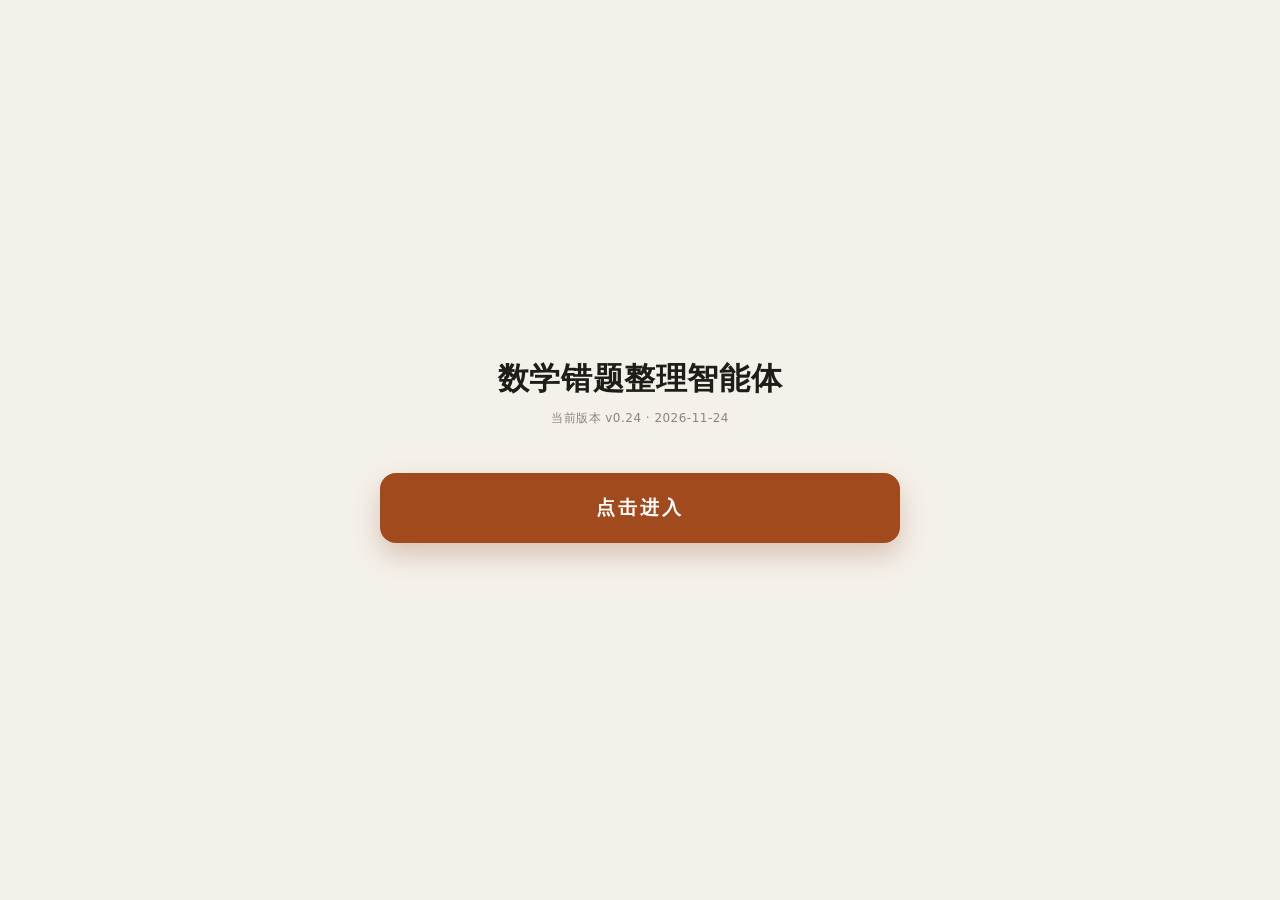
<file: index.html>
<!DOCTYPE html>
<html lang="zh-CN">
<head>
<meta charset="UTF-8">
<meta name="viewport" content="width=device-width, initial-scale=1">
<title>数学错题整理智能体</title>
<style>
  :root{--paper:#f4f1ea;--card:#fffdf8;--ink:#1f1d1a;--ink-2:#544e45;--ink-3:#8d8578;
    --line:#e4ddcf;--line-2:#d8cfbd;--accent:#a04a1e;--accent-2:#7c3a18}
  *{box-sizing:border-box}
  html,body{height:100%}
  body{margin:0;background:var(--paper);color:var(--ink);
    font-family:system-ui,-apple-system,"Segoe UI","PingFang SC","Microsoft YaHei",sans-serif;
    display:flex;align-items:center;justify-content:center;padding:28px}
  .wrap{width:100%;max-width:520px;text-align:center}
  h1{font-size:31px;margin:0 0 10px;letter-spacing:.02em}
  .ver{font-size:12px;color:var(--ink-3);letter-spacing:.04em;margin-bottom:46px}
  a.enter{display:block;text-decoration:none;color:#fff;background:var(--accent);
    border-radius:16px;padding:22px 0;font-size:19px;font-weight:600;letter-spacing:.16em;
    box-shadow:0 12px 26px rgba(143,63,24,.26);transition:transform .12s ease, box-shadow .12s ease}
  a.enter:active{transform:scale(.985);box-shadow:0 7px 16px rgba(143,63,24,.3)}
  @media (max-width:560px){
    h1{font-size:26px}
    .ver{margin-bottom:38px}
    a.enter{padding:20px 0;font-size:18px}
  }
</style>
</head>
<body>
  <div class="wrap">
    <h1>数学错题整理智能体</h1>
    <div class="ver">当前版本 v0.24 · 2026-11-24</div>
    <a class="enter" href="app/index.html">点击进入</a>
  </div>
</body>
</html>
</file>
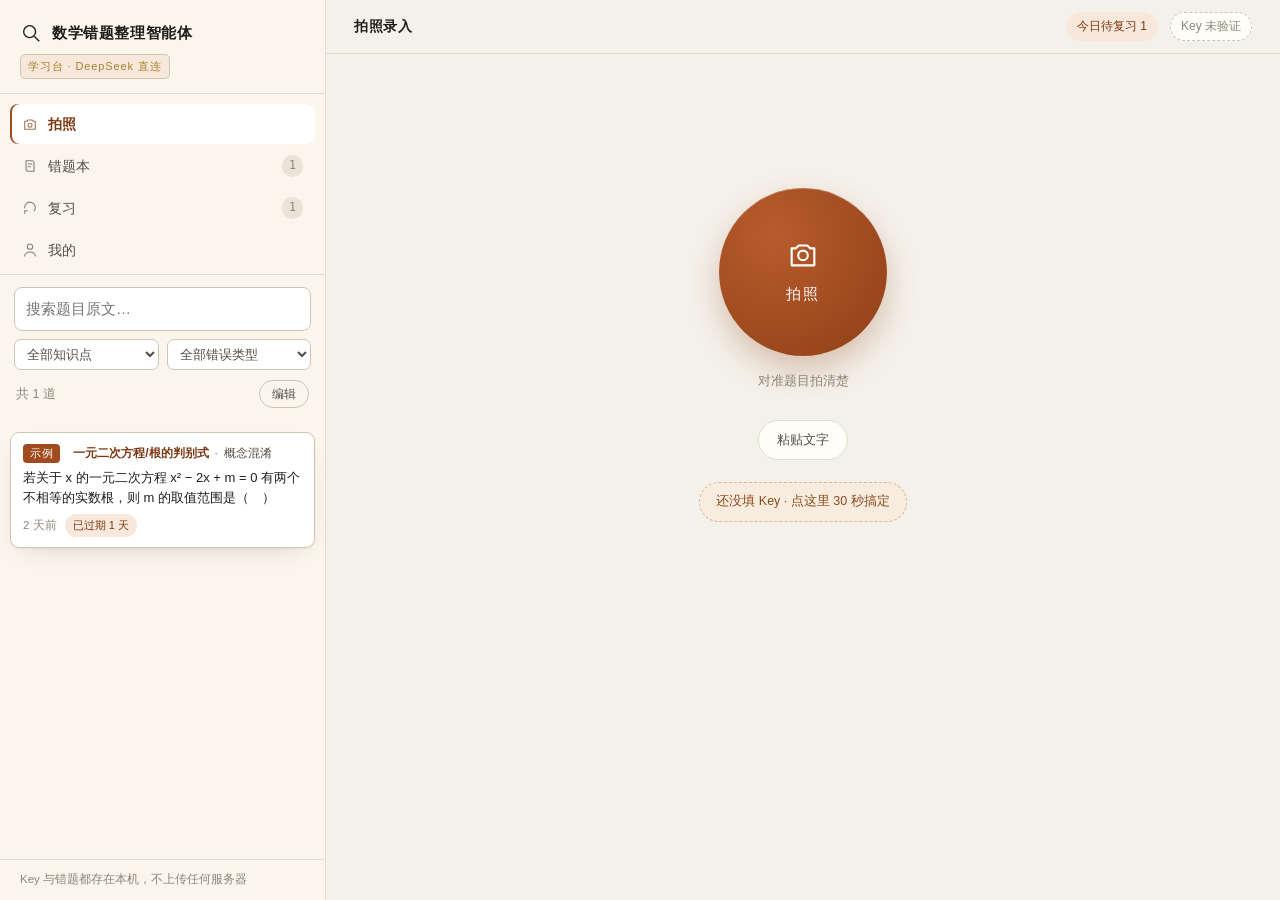
<file: app/index.html>
<!doctype html>
<html lang="zh-CN">
<head>
<meta charset="utf-8">
<meta name="viewport" content="width=device-width, initial-scale=1, viewport-fit=cover">
<title>数学错题整理智能体 · 学习台</title>
<meta name="description" content="数学错题整理智能体：贴一道数学错题，按七段告诉你错在哪、下次怎么防；支持拍照识别与复习提醒。">
<link rel="stylesheet" href="styles.css">
</head>
<body data-screen="landing">

<!-- ============ 屏 0 · 落地页 ============ -->
<div id="landing" class="screen">
  <div class="wrap">
    <header class="site-head">
      <div class="brand">
        <svg class="mark" viewBox="0 0 24 24" fill="none" stroke="currentColor" stroke-width="1.5">
          <circle cx="10.5" cy="10.5" r="6.5"/><path d="M15.5 15.5 21 21"/><path d="M7.8 10.5h5.4M10.5 7.8v5.4"/>
        </svg>
        数学错题整理智能体
      </div>
      <nav>
        <a href="#" data-action="go-guide">接入 API</a>
        <a href="#" data-action="go-app">工作台</a>
      </nav>
    </header>

    <section class="hero">
      <svg class="reticle" viewBox="0 0 400 400" fill="none" stroke="#a04a1e" stroke-width=".8" aria-hidden="true">
        <circle cx="200" cy="200" r="168" stroke-dasharray="2 7"/>
        <circle cx="200" cy="200" r="120" opacity=".55"/>
        <circle cx="200" cy="200" r="62" opacity=".8"/>
        <path d="M200 20v52M200 328v52M20 200h52M328 200h52" opacity=".7"/>
        <path d="M200 168v64M168 200h64" stroke-width="1.2"/>
        <circle cx="232" cy="168" r="3" fill="#a04a1e" stroke="none" opacity=".7"/>
      </svg>

      <div class="eyebrow">数学错题整理智能体 · 你的学习助手</div>
      <h1>花最少时间，<br>作<b>最大程度地掌握</b></h1>
      <div class="claim">
        <span>无账号</span><span>无订阅</span><span>无服务器</span><span>数据不过手</span>
      </div>
      <div class="hero-decl">
        <span class="decl-tag">作者声明</span>
        <div class="decl-body">
          <p><b>工具免费 · Key 只存在本机 · 费用由 DeepSeek 直接结算</b></p>
        </div>
      </div>

      <div class="exits">
        <article class="exit primary">
          <div class="exit-num">① 工作台</div>
          <h3>用工作台</h3>
          <p>贴一道错题，拿到七段诊断，存进错题本，按 1 / 3 / 7 / 15 天复习。</p>
          <div class="limit">需要你自己的 DeepSeek Key</div>
          <button data-action="go-onboard">进入工作台</button>
          <button class="link-tut" data-action="go-guide">还不会接 API？看教程 →</button>
        </article>
        <article class="exit compact">
          <div class="exit-num">② 示例</div>
          <h3>先看示例</h3>
          <button data-action="go-samples">点击查看</button>
        </article>
      </div>

      <div class="landing-foot">
        <span>学习台 v0.24 · 诊断与识别由你配置的 DeepSeek 账号完成，Key 与错题只存在本机　<a href="../index.html" style="color:inherit">← 站点导航</a></span>
        <span class="mono">v0.24</span>
      </div>
    </section>
  </div>
</div>

<!-- ============ 屏 · 接入 API 教程 ============ -->
<div id="guide" class="screen">
  <div class="wrap-narrow">
    <header class="site-head">
      <div class="brand">
        <svg class="mark" viewBox="0 0 24 24" fill="none" stroke="currentColor" stroke-width="1.5">
          <circle cx="10.5" cy="10.5" r="6.5"/><path d="M15.5 15.5 21 21"/>
        </svg>
        数学错题整理智能体
      </div>
      <nav><a href="#" data-action="go-landing">← 回到首页</a></nav>
    </header>

    <div class="guide-head">
      <div class="eyebrow">接入 API · 大约 3 分钟</div>
      <h2>还不会接 API？照这四步走一遍</h2>
      <p class="tiny muted" style="max-width:38em">
        你只需要一个 Key。它属于你自己的 DeepSeek 账号，费用也直接进你的账号，
        <b>不经过我</b>；填进这里之后只存在你这台设备的浏览器里。整条链路是浏览器直连 DeepSeek，没有中间服务器。
      </p>
    </div>

    <ol class="steps">
      <li class="step">
        <div class="step-no">1</div>
        <div class="step-body">
          <h3>打开 DeepSeek 开放平台</h3>
          <p>点这个链接：<a href="https://platform.deepseek.com/usage" target="_blank" rel="noopener">https://platform.deepseek.com/usage</a></p>
          <p class="tiny muted">没有账号先注册一个（用手机号即可）；登录后看到的「用量信息」页面就是这里。余额不足也没关系，先拿到 Key，充值那一步随时能做。</p>
        </div>
      </li>

      <li class="step">
        <div class="step-no">2</div>
        <div class="step-body">
          <h3>在左侧导航点「API keys」</h3>
          <p>别在「用量信息」这里停住，看左边那一列，第二个就是 API keys。</p>
          <figure>
            <a href="assets/api-guide/step1-api-keys-entry.png" target="_blank" rel="noopener">
              <img src="assets/api-guide/step1-api-keys-entry.png" alt="DeepSeek 开放平台左侧导航中的 API keys 入口" loading="lazy">
            </a>
            <figcaption>图 1 · 左侧导航的「API keys」</figcaption>
          </figure>
        </div>
      </li>

      <li class="step">
        <div class="step-no">3</div>
        <div class="step-body">
          <h3>点右上角的「创建 API key」</h3>
          <p>列表里可能已经有旧的 Key（比如你之前别的工具建的），不用管，直接新建一个给这里用。</p>
          <figure>
            <a href="assets/api-guide/step2-create-button.png" target="_blank" rel="noopener">
              <img src="assets/api-guide/step2-create-button.png" alt="API keys 页面右上角的创建 API key 按钮" loading="lazy">
            </a>
            <figcaption>图 2 · 右上角「创建 API key」</figcaption>
          </figure>
        </div>
      </li>

      <li class="step">
        <div class="step-no">4</div>
        <div class="step-body">
          <h3>给 Key 起个名字，点「创建」</h3>
          <p>名字随便写，比如「数学错题整理」，只是为了以后你自己分得清。点「创建」之后会弹出这个框：</p>
          <figure>
            <a href="assets/api-guide/step3-name-dialog.png" target="_blank" rel="noopener">
              <img src="assets/api-guide/step3-name-dialog.png" alt="创建 API key 的命名弹窗" loading="lazy">
            </a>
            <figcaption>图 3 · 命名弹窗，填完点「创建」</figcaption>
          </figure>
          <p style="margin-top:12px">
            待会会出现 api 码，这个 <span class="hl">出现一次后将无法查看</span>，
            请一定要保存到文档里，或者使用其它记载方式（密码管理器、手机备忘录都行）。
          </p>
          <p class="tiny muted">关掉弹窗就再也看不到明文了，只能删掉重建——重建不额外收费，只是麻烦。</p>
        </div>
      </li>
    </ol>

    <div class="guide-foot">
      <button class="btn-primary" data-action="go-onboard">拿到 Key 了，去填上</button>
      <span class="tiny muted">填好点「测试连接」，通了就进工作台。</span>
    </div>

    <div class="faq">
      <h3>顺手回答几个一定会问的问题</h3>
      <dl>
        <dt>Key 填进去安全吗？</dt>
        <dd>只存在你这台设备的浏览器里，不上传任何服务器，我这边看不到、也用不了。这也是这个工具说「数据不过手」的原因。</dd>
        <dt>大概要充多少钱？</dt>
        <dd>一次完整诊断约 2,400 tokens、约 0.02 元；100 道错题约 2 元。充 10 元能用很久。</dd>
        <dt>提示 402 是什么意思？</dt>
        <dd>账户余额不足。去平台左侧「充值」充一点，回到这里重试即可。</dd>
        <dt>提示 401 呢？</dt>
        <dd>Key 抄错、抄漏，或者已经被删除。重新复制一次，注意别把前后的空格带进去。</dd>
        <dt>Key 找不到了怎么办？</dt>
        <dd>只能重新创建一个。旧的那个可以在同一个页面删掉，避免以后混用。</dd>
      </dl>
    </div>
  </div>
</div>

<!-- ============ 屏 1 · 首次向导 ============ -->
<div id="onboard" class="screen">
  <div class="wrap-narrow">
    <header class="site-head">
      <div class="brand">
        <svg class="mark" viewBox="0 0 24 24" fill="none" stroke="currentColor" stroke-width="1.5">
          <circle cx="10.5" cy="10.5" r="6.5"/><path d="M15.5 15.5 21 21"/>
        </svg>
        数学错题整理智能体
      </div>
      <nav><a href="#" data-action="go-landing">← 回到首页</a></nav>
    </header>

    <div class="onboard-card">
      <h2>先连上你的 DeepSeek</h2>
      <div class="tiny muted">这一步只需做一次。也可以先跳过，只看示例。</div>

      <button class="api-help" data-action="go-guide">如何接入API？</button>

      <div class="field">
        <label>API Key</label>
        <input id="f-key" type="password" placeholder="sk-..." autocomplete="off" spellcheck="false">
        <div class="hint" id="key-saved-hint">只存在你这台设备上，不上传任何服务器；填完会自动保存，下次进来不用再填。</div>
      </div>

      <div class="row">
        <div class="field">
          <label>接口地址</label>
          <input id="f-base" value="https://api.deepseek.com">
        </div>
        <div class="field">
          <label>模型</label>
          <input id="f-model" value="deepseek-flash">
        </div>
      </div>

      <div class="onboard-actions">
        <button class="btn-primary" data-action="test-key">测试连接</button>
        <button class="linkish" data-action="skip-key">先跳过，我只看示例</button>
      </div>
      <div class="result-msg tiny muted" id="key-msg">测试会发一道极简题，看通道通不通。</div>
    </div>
  </div>
</div>

<!-- ============ 屏 2 · 工作台 ============ -->
<div id="app" class="screen">
  <aside id="rail">
    <div class="rail-head">
      <div class="brand">
        <svg class="mark" width="20" height="20" viewBox="0 0 24 24" fill="none" stroke="currentColor" stroke-width="1.5">
          <circle cx="10.5" cy="10.5" r="6.5"/><path d="M15.5 15.5 21 21"/>
        </svg>
        数学错题整理智能体
      </div>
      <span class="protobadge">学习台 · DeepSeek 直连</span>
    </div>
    <nav id="nav"></nav>
    <div id="rail-filters"></div>
    <div id="rail-list" class="rail-list"></div>
    <div class="rail-foot">Key 与错题都存在本机，不上传任何服务器</div>
  </aside>

  <main id="main">
    <div id="topbar"></div>
    <div id="main-body"><div class="main-inner" id="main-inner"></div></div>
  </main>

  <nav id="tabbar"></nav>

  <!-- 拍照/导入：常驻文件输入（视图切换不会丢） -->
  <input type="file" accept="image/*" id="file-album" hidden>
</div>

<div id="modal-root"></div>
<div id="toast"></div>

<script src="ai.js"></script>
<script src="store.js"></script>
<script src="app.js"></script>
</body>
</html>
</file>
<file: app/styles.css>
/* 错题显微镜 · 高保真原型样式
   零依赖 · 纸感配色 · 桌面两栏 / 手机底部 Tab */

:root{
  --paper:#f4f1ea;
  --paper-2:#eae4d8;
  --card:#fffdf8;
  --card-2:#faf6ed;
  --ink:#1f1d1a;
  --ink-2:#544e45;
  --ink-3:#8d8578;
  --line:#e3dccd;
  --line-2:#cec5b4;
  --accent:#a04a1e;
  --accent-2:#7c3813;
  --accent-soft:#f7e8db;
  --on-accent:#fff8f2;
  --teal:#2c6a5e;
  --teal-soft:#e4efea;
  --gold:#a97f2b;
  --danger:#a33b31;
  --kp-bg:#e4efea; --kp-fg:#22574d; --kp-line:#c3dcd3;
  --ty-bg:#f7e8db; --ty-fg:#7c3813; --ty-line:#e8cbb5;
  --bar-a:#c1703f; --bar-b:#a04a1e;
  --dots:rgba(160,74,30,.055);
  --surface:#ffffff;
  --radius:10px;
  --shadow:0 1px 2px rgba(60,48,30,.05), 0 10px 28px -16px rgba(60,48,30,.28);
  --sans:-apple-system,BlinkMacSystemFont,"Segoe UI","PingFang SC","Hiragino Sans GB","Microsoft YaHei",sans-serif;
  --serif:"Source Han Serif SC","Noto Serif SC","Songti SC",Georgia,"SimSun",serif;
  --mono:"Cascadia Code",Consolas,"SF Mono",ui-monospace,monospace;
}

/* ---------- 热门配色 ---------- */
body[data-theme="celadon"]{
  --paper:#f0f4f2; --paper-2:#e4ece8; --card:#fcfefd; --card-2:#f4f9f7;
  --ink:#17211e; --ink-2:#46564f; --ink-3:#7d8d86;
  --line:#dbe6e0; --line-2:#c3d2cb;
  --accent:#2f6a5e; --accent-2:#235048; --accent-soft:#e2efea; --on-accent:#f7fffc;
  --teal:#2f6a5e; --teal-soft:#e2efea;
  --gold:#9a7a2c; --danger:#9c4438;
  --kp-bg:#e2efea; --kp-fg:#22574d; --kp-line:#c6ded5;
  --ty-bg:#f4ecdd; --ty-fg:#6f5320; --ty-line:#e4d5b8;
  --bar-a:#4f8d7f; --bar-b:#2f6a5e;
  --dots:rgba(47,106,94,.055);
}
body[data-theme="indigo"]{
  --paper:#f3f4f9; --paper-2:#e6e8f1; --card:#fdfdff; --card-2:#f6f7fc;
  --ink:#1a1c26; --ink-2:#4a4d5e; --ink-3:#84879a;
  --line:#e0e2ee; --line-2:#c8cbdc;
  --accent:#474fa0; --accent-2:#353b83; --accent-soft:#e8e9f7; --on-accent:#f8f8ff;
  --teal:#3d6b7a; --teal-soft:#e4eef2;
  --gold:#9a7a2c; --danger:#a33b42;
  --kp-bg:#e5edf6; --kp-fg:#2c4c73; --kp-line:#c8d9ea;
  --ty-bg:#e8e9f7; --ty-fg:#3a3f8a; --ty-line:#d0d2ee;
  --bar-a:#6b73c4; --bar-b:#474fa0;
  --dots:rgba(71,79,160,.055);
}
body[data-theme="sand"]{
  --paper:#f7f2e8; --paper-2:#eee5d4; --card:#fffdf7; --card-2:#fbf6ea;
  --ink:#241f18; --ink-2:#5b5245; --ink-3:#948a79;
  --line:#e6dcc9; --line-2:#d3c6ae;
  --accent:#a2622a; --accent-2:#7d4a1d; --accent-soft:#f7e9d8; --on-accent:#fffaf3;
  --teal:#5f6f45; --teal-soft:#eaf0e2;
  --gold:#a0812f; --danger:#a4402f;
  --kp-bg:#eef1e3; --kp-fg:#4a5730; --kp-line:#dae2c8;
  --ty-bg:#f7e9d8; --ty-fg:#7d4a1d; --ty-line:#e8d2b6;
  --bar-a:#c68a52; --bar-b:#a2622a;
  --dots:rgba(162,98,42,.06);
}
body[data-theme="slate"]{
  --paper:#f4f5f6; --paper-2:#e7e9eb; --card:#fdfefe; --card-2:#f6f7f8;
  --ink:#1b1f22; --ink-2:#4c5257; --ink-3:#868d93;
  --line:#e0e3e6; --line-2:#c9ced3;
  --accent:#3d5a80; --accent-2:#2c4260; --accent-soft:#e7edf5; --on-accent:#f8fafd;
  --teal:#2f6f6a; --teal-soft:#e3efee;
  --gold:#8d7638; --danger:#9c4038;
  --kp-bg:#e3efee; --kp-fg:#245450; --kp-line:#c6deda;
  --ty-bg:#e9edf3; --ty-fg:#33475f; --ty-line:#d3dbe6;
  --bar-a:#67809f; --bar-b:#3d5a80;
  --dots:rgba(61,90,128,.055);
}
body[data-theme="night"]{
  --paper:#191817; --paper-2:#211f1d; --card:#232120; --card-2:#1e1c1a;
  --ink:#efeae1; --ink-2:#c6bfb3; --ink-3:#8d857a;
  --line:#332f2b; --line-2:#453f38;
  --accent:#d98d5a; --accent-2:#eaa97c; --accent-soft:#3a2a20; --on-accent:#1b1512;
  --teal:#84b8a9; --teal-soft:#26332f;
  --gold:#c9a253; --danger:#d97e72;
  --kp-bg:#26332f; --kp-fg:#9ccdbd; --kp-line:#37544b;
  --ty-bg:#3a2a20; --ty-fg:#e0ab85; --ty-line:#59402f;
  --bar-a:#d98d5a; --bar-b:#e8a878;
  --surface:#2b2825;
  --dots:rgba(233,196,164,.05);
  --shadow:0 1px 2px rgba(0,0,0,.3), 0 10px 28px -16px rgba(0,0,0,.6);
}

*,*::before,*::after{box-sizing:border-box}
html,body{height:100%}
body{
  margin:0;background:var(--paper);color:var(--ink);
  font:15px/1.72 var(--sans);
  -webkit-font-smoothing:antialiased;
  background-image:radial-gradient(var(--dots) 1px,transparent 1px);
  background-size:22px 22px;
}
p{margin:0 0 .7em}
p:last-child{margin-bottom:0}
button{font:inherit;color:inherit;cursor:pointer;border:1px solid var(--line-2);background:var(--card);
  padding:7px 14px;border-radius:8px;transition:.16s ease}
button:hover{border-color:var(--ink-3);background:var(--surface)}
button:active{transform:translateY(1px)}
input,textarea{font:inherit;color:inherit;background:var(--surface);border:1px solid var(--line-2);
  border-radius:8px;padding:8px 11px;width:100%;outline:none}
input:focus,textarea:focus{border-color:var(--accent);box-shadow:0 0 0 3px color-mix(in srgb, var(--accent) 12%, transparent)}
textarea{resize:vertical;line-height:1.7}
a{color:var(--accent-2)}
.mono{font-family:var(--mono);font-size:.86em;letter-spacing:.01em}
.muted{color:var(--ink-3)}
.tiny{font-size:12.5px;line-height:1.6}
hr{border:0;border-top:1px solid var(--line);margin:18px 0}

/* ---------- 屏切换 ---------- */
.screen{display:none}
body[data-screen="landing"] #landing,
body[data-screen="manual"]  #manual,
body[data-screen="guide"]   #guide,
body[data-screen="onboard"] #onboard{display:block}
body[data-screen="app"] #app{display:grid}

/* ---------- 落地页 ---------- */
#landing,#manual,#onboard{min-height:100%;padding:0 24px 64px}
.wrap{max-width:1080px;margin:0 auto}
.wrap-narrow{max-width:760px;margin:0 auto}

.site-head{display:flex;align-items:center;justify-content:space-between;
  padding:26px 0 10px;border-bottom:1px solid var(--line);margin-bottom:52px}
.brand{display:flex;align-items:center;gap:10px;font-weight:600;letter-spacing:.04em}
.brand .mark{width:22px;height:22px;flex:none}
.site-head nav{display:flex;gap:20px;font-size:13.5px;color:var(--ink-3)}
.site-head nav a{color:inherit;text-decoration:none;border-bottom:1px solid transparent;padding-bottom:2px}
.site-head nav a:hover{color:var(--accent-2);border-color:currentColor}

.hero{position:relative;padding:18px 0 46px}
.hero .reticle{position:absolute;right:-40px;top:-30px;width:420px;height:420px;opacity:.5;pointer-events:none}
.eyebrow{font-size:12.5px;letter-spacing:.22em;color:var(--accent);text-transform:uppercase;
  display:flex;align-items:center;gap:10px;margin-bottom:20px}
.eyebrow::before{content:"";width:28px;height:1px;background:currentColor;display:block}
h1{font-family:var(--serif);font-weight:600;font-size:clamp(26px,4.4vw,44px);line-height:1.38;
  margin:0 0 22px;letter-spacing:.01em;max-width:19em}
h1 b{font-weight:600;color:var(--accent-2);background:linear-gradient(transparent 62%,color-mix(in srgb, var(--accent) 18%, transparent) 62%)}
.claim{display:flex;flex-wrap:wrap;gap:8px 14px;font-size:13.5px;color:var(--ink-2);margin-bottom:8px}
.claim span{display:inline-flex;align-items:center;gap:7px}
.claim span::before{content:"";width:5px;height:5px;border-radius:50%;background:var(--teal);opacity:.75}
.hero-note{margin-top:26px;font-size:13px;color:var(--ink-3);max-width:40em}

.exits{display:grid;grid-template-columns:repeat(3,1fr);gap:16px;margin-top:44px}
.exit{background:var(--card);border:1px solid var(--line);border-radius:14px;padding:22px 22px 18px;
  box-shadow:var(--shadow);display:flex;flex-direction:column;gap:10px;position:relative;overflow:hidden}
.exit::after{content:"";position:absolute;inset:0 0 auto;height:2px;background:var(--line-2)}
.exit.primary::after{background:var(--accent)}
.exit-num{font-family:var(--serif);font-size:13px;color:var(--ink-3);letter-spacing:.16em}
.exit h3{margin:0;font-size:17px;font-weight:600;letter-spacing:.01em}
.exit p{margin:0;font-size:13px;color:var(--ink-2);line-height:1.66}
.exit .limit{font-size:12px;color:var(--ink-3);border-top:1px dashed var(--line);padding-top:9px;margin-top:auto}
.exit button{margin-top:auto;align-self:flex-start}
.exit.primary button:not(.link-tut){background:var(--accent);border-color:var(--accent);color:var(--on-accent)}
.exit.primary button:not(.link-tut):hover{background:var(--accent-2);border-color:var(--accent-2);color:var(--on-accent)}
.exit.compact{justify-content:center}
.exit h3.lede{font-size:15px;line-height:1.68;font-weight:600;letter-spacing:0;color:var(--ink)}
.exit.compact button{margin-top:10px}

.landing-foot{margin-top:40px;display:flex;justify-content:space-between;gap:20px;flex-wrap:wrap;
  font-size:12.5px;color:var(--ink-3);border-top:1px solid var(--line);padding-top:16px}

/* ---------- 免费版-skill ---------- */
.manual-head{display:flex;align-items:baseline;justify-content:space-between;gap:16px;margin-bottom:22px;flex-wrap:wrap}
.manual-head h2{font-family:var(--serif);font-size:24px;margin:0;font-weight:600}
.sheet{background:var(--card);border:1px solid var(--line);border-radius:12px;padding:34px 38px;
  box-shadow:var(--shadow);font-size:14.5px}
.sheet h3{font-family:var(--serif);font-size:16px;margin:26px 0 8px;font-weight:600}
.sheet h3:first-child{margin-top:0}
.sheet ol,.sheet ul{margin:0 0 .8em;padding-left:1.3em}
.sheet li{margin-bottom:.3em}
.sheet .fm{font-family:var(--mono);font-size:12px;color:var(--ink-3);background:var(--card-2);
  border:1px dashed var(--line-2);border-radius:8px;padding:10px 12px;margin-bottom:22px;white-space:pre-wrap}
.notice{display:flex;gap:12px;align-items:flex-start;background:var(--accent-soft);border:1px solid var(--line-2);
  color:var(--accent-2);border-radius:10px;padding:14px 16px;font-size:13px;margin:22px 0}
.notice b{font-weight:600}

/* ---------- 向导 ---------- */
.onboard-card{background:var(--card);border:1px solid var(--line);border-radius:14px;
  padding:34px 34px 28px;box-shadow:var(--shadow);margin-top:32px}
.onboard-card h2{font-family:var(--serif);font-size:24px;margin:0 0 6px;font-weight:600}
.declaration{background:var(--card-2);border-left:2px solid var(--accent);padding:14px 0 14px 16px;
  font-size:13px;color:var(--ink-2);border-radius:0 8px 8px 0;margin:20px 0 24px}
.declaration p{margin-bottom:.35em}
.field{margin-bottom:16px}
.field label{display:block;font-size:12.5px;letter-spacing:.06em;color:var(--ink-3);margin-bottom:6px}
.field .hint{font-size:12px;color:var(--ink-3);margin-top:6px}
.row{display:grid;grid-template-columns:1fr 1fr;gap:14px}
.onboard-actions{display:flex;align-items:center;gap:16px;margin-top:24px;flex-wrap:wrap}
.btn-primary{background:var(--accent);border-color:var(--accent);color:var(--on-accent)}
.btn-primary:hover{background:var(--accent-2);border-color:var(--accent-2);color:var(--on-accent)}
.linkish{background:none;border:0;padding:0;color:var(--ink-3);text-decoration:underline;
  text-underline-offset:3px;font-size:13px}
.linkish:hover{color:var(--accent-2);background:none}
.result-msg{font-size:13px;margin-top:14px}
.result-msg.ok{color:var(--teal)}
.result-msg.err{color:var(--danger)}

/* ---------- 工作台骨架 ---------- */
#app{grid-template-columns:326px minmax(0,1fr);height:100vh;overflow:hidden}
#rail{background:var(--card-2);border-right:1px solid var(--line);
  display:flex;flex-direction:column;min-height:0}
.rail-head{padding:20px 20px 14px;border-bottom:1px solid var(--line)}
.rail-head .brand{font-size:15px}
.protobadge{display:inline-block;margin-top:8px;font-size:11px;letter-spacing:.08em;
  color:var(--gold);background:var(--accent-soft);border:1px solid var(--line-2);border-radius:5px;padding:2px 7px}
#nav{padding:10px 10px 4px;display:flex;flex-direction:column;gap:2px}
.nav-item{display:flex;align-items:center;gap:10px;padding:8px 12px;border-radius:8px;
  font-size:14px;color:var(--ink-2);background:none;border:0;text-align:left;width:100%}
.nav-item:hover{background:var(--surface);color:var(--ink)}
.nav-item[aria-current="true"]{background:var(--surface);color:var(--accent-2);font-weight:600;
  box-shadow:inset 2px 0 0 var(--accent)}
.nav-item svg{width:16px;height:16px;flex:none;opacity:.7}
.nav-item .count{margin-left:auto;font-family:var(--mono);font-size:11.5px;color:var(--ink-3);
  background:var(--paper-2);border-radius:20px;padding:1px 7px}
#rail-filters{padding:12px 14px 8px;border-top:1px solid var(--line);display:flex;flex-direction:column;gap:8px}
select{font:inherit;font-size:13px;padding:6px 8px;border:1px solid var(--line-2);border-radius:7px;
  background:var(--surface);color:var(--ink-2);width:100%}
.rail-list{flex:1;min-height:0;overflow-y:auto;padding:6px 10px 20px}
.rail-foot{padding:10px 20px;border-top:1px solid var(--line);font-size:11.5px;color:var(--ink-3)}

/* 列表 */
.item{display:block;width:100%;text-align:left;background:none;border:1px solid transparent;
  border-radius:9px;padding:10px 12px;margin-bottom:2px;cursor:pointer}
.item:hover{background:var(--surface);border-color:var(--line)}
.item.sel{background:var(--surface);border-color:var(--line-2);box-shadow:var(--shadow)}
.item-top{display:flex;align-items:center;gap:6px;font-size:12px;color:var(--ink-3);margin-bottom:4px;flex-wrap:wrap}
.item-top .kp{color:var(--accent-2);font-weight:600}
.item-top .ty{color:var(--ink-2)}
.item-q{font-size:13px;line-height:1.55;color:var(--ink);
  display:-webkit-box;-webkit-line-clamp:2;-webkit-box-orient:vertical;overflow:hidden}
.item-meta{display:flex;gap:8px;align-items:center;margin-top:6px;font-size:11.5px;color:var(--ink-3)}
.pill{font-size:11px;padding:1px 7px;border-radius:20px;border:1px solid var(--line-2);color:var(--ink-3);white-space:nowrap}
.pill.due{color:var(--accent-2);border-color:transparent;background:var(--accent-soft)}
.pill.ok{color:var(--teal);border-color:transparent;background:var(--teal-soft)}
.pill.draft{color:var(--gold);border-color:transparent;background:var(--paper-2)}

/* 主区 */
#main{display:flex;flex-direction:column;min-width:0;min-height:0;background:var(--paper)}
#topbar{display:flex;align-items:center;gap:12px;padding:12px 28px;border-bottom:1px solid var(--line);
  background:color-mix(in srgb,var(--paper) 88%, transparent);backdrop-filter:blur(6px);flex:none}
#topbar .spacer{flex:1}
.chip{font-size:12px;border:1px solid var(--line-2);border-radius:20px;padding:3px 10px;
  background:var(--card);color:var(--ink-2);display:inline-flex;align-items:center;gap:6px}
.chip.warn{color:var(--ink-3);border-style:dashed}
.chip.due{color:var(--accent-2);border-color:transparent;background:var(--accent-soft);cursor:pointer}
#main-body{flex:1;min-height:0;overflow-y:auto;padding:26px 28px 80px}
.main-inner{max-width:820px;margin:0 auto}

/* ---------- 详情卡 ---------- */
.card{background:var(--card);border:1px solid var(--line);border-radius:12px;
  box-shadow:var(--shadow);padding:26px 30px 18px;margin-bottom:18px}
.card-top{display:flex;align-items:center;gap:8px;font-size:12px;color:var(--ink-3);margin-bottom:14px;flex-wrap:wrap}
.card-q{font-size:16.5px;line-height:1.75;color:var(--ink);margin-bottom:16px}
.card-q .qtext{white-space:pre-wrap}
.answer-box{background:var(--card-2);border:1px solid var(--line);border-radius:9px;
  padding:12px 15px;font-size:13.5px;color:var(--ink-2);margin-bottom:18px;white-space:pre-wrap;line-height:1.7}
.answer-box .lbl{display:block;font-size:11.5px;letter-spacing:.12em;color:var(--ink-3);margin-bottom:5px}
.tagrow{display:flex;flex-wrap:wrap;gap:6px;align-items:center;margin-bottom:6px}
.tag{font-size:12px;padding:2px 9px;border-radius:20px;background:var(--paper-2);
  border:1px solid var(--line);color:var(--ink-2)}
.tag.kp{background:var(--kp-bg);border-color:var(--kp-line);color:var(--kp-fg)}
.tag.type{background:var(--ty-bg);border-color:var(--ty-line);color:var(--ty-fg)}
.tag button{border:0;background:none;padding:0 0 0 4px;color:inherit;opacity:.5;font-size:13px}
.tag button:hover{opacity:1;background:none}
.sect{border-top:1px solid var(--line);padding:16px 0 4px}
.sect-head{display:flex;align-items:baseline;gap:10px;margin-bottom:7px}
.sect-num{font-family:var(--serif);font-size:12px;color:var(--accent);letter-spacing:.1em;flex:none;padding-top:3px}
.sect-title{font-size:13.5px;font-weight:600;letter-spacing:.04em;color:var(--ink)}
.sect-title.mode-trap{color:var(--gold)}
.sect-body{font-size:14px;line-height:1.8;color:var(--ink-2);padding-left:26px}
.sect-body p{margin-bottom:.55em}
.sect-body .pending{color:var(--ink-3);font-style:italic}
.skel{height:11px;border-radius:5px;background:linear-gradient(90deg,var(--paper-2),var(--line),var(--paper-2));
  background-size:200% 100%;animation:sk 1.3s infinite linear;margin-bottom:7px}
@keyframes sk{0%{background-position:0 0}100%{background-position:-200% 0}}
.variant{background:var(--card-2);border:1px dashed var(--line-2);border-radius:9px;padding:12px 15px;margin-top:4px}
.variant .q{font-size:13.5px;color:var(--ink);white-space:pre-wrap}
.variant .a{margin-top:8px;font-size:13.5px;color:var(--teal);white-space:pre-wrap;
  border-top:1px dashed var(--line);padding-top:8px}
.card-actions{display:flex;gap:10px;align-items:center;flex-wrap:wrap;border-top:1px solid var(--line);
  margin-top:16px;padding-top:14px}
.card-foot{display:flex;justify-content:space-between;gap:12px;font-size:11.5px;color:var(--ink-3);margin-top:12px;flex-wrap:wrap}

.link-del{border:0;background:none;color:var(--ink-3);font-size:12.5px;padding:0;text-decoration:underline;
  text-decoration-style:dotted;text-underline-offset:3px}
.link-del:hover{color:var(--danger);background:none}
.del-confirm{display:inline-flex;align-items:center;gap:8px;background:var(--card-2);
  border:1px solid var(--line-2);border-radius:8px;padding:4px 8px}
.del-confirm .tiny{color:var(--ink-2)}

/* ---------- 思考过程（与正文分开） ---------- */
.think-box{margin-top:14px;border:1px dashed var(--line-2);border-radius:10px;background:var(--card-2)}
.think-box > summary{cursor:pointer;list-style:none;font-size:12px;color:var(--ink-3);padding:8px 12px}
.think-box > summary::-webkit-details-marker{display:none}
.think-box > summary::before{content:'▸ ';font-size:10px}
.think-box[open] > summary::before{content:'▾ '}
.think-box pre{margin:0;padding:0 12px 12px;white-space:pre-wrap;word-break:break-word;
  font-size:11.5px;line-height:1.7;color:var(--ink-3);max-height:220px;overflow:auto}

/* ---------- 诊断时的流式预览 ---------- */
.stream-box{white-space:pre-wrap;word-break:break-word;background:var(--card-2);
  border:1px solid var(--line);border-radius:10px;padding:12px 14px;margin-top:14px;
  font-family:var(--sans);font-size:13px;line-height:1.75;color:var(--ink-2);
  max-height:280px;overflow:auto}

/* ---------- 列表「编辑」模式 ---------- */
.list-bar{display:flex;align-items:center;justify-content:space-between;gap:10px;
  padding:2px 2px 8px;margin-bottom:2px}
.mini{font-size:12px;padding:3px 12px;border-radius:20px;background:transparent;
  border:1px solid var(--line-2);color:var(--ink-2)}
.mini:hover{border-color:var(--accent);color:var(--accent-2);background:var(--card)}
.item{position:relative}
.item.editing{padding-right:44px}
.item-del{position:absolute;right:8px;top:50%;transform:translateY(-50%);
  width:30px;height:30px;display:flex;align-items:center;justify-content:center;
  border:0;background:none;border-radius:50%;color:var(--ink-3);opacity:.75;padding:0}
.item-del:hover{color:var(--danger);background:rgba(163,59,49,.08);opacity:1}
.item-del:active{color:var(--danger);opacity:1}
.item-del:hover svg,.item-del:active svg{transform:scale(1.08)}

/* ---------- 删除确认弹窗 ---------- */
.modal-mask{position:fixed;inset:0;background:rgba(28,24,20,.42);z-index:70;
  display:flex;align-items:center;justify-content:center;padding:20px;
  animation:fadeIn .14s ease}
@keyframes fadeIn{from{opacity:0}to{opacity:1}}
.modal{background:var(--card);border:1px solid var(--line);border-radius:14px;
  padding:22px 24px 18px;max-width:420px;width:100%;box-shadow:0 20px 50px -20px rgba(0,0,0,.45)}
.modal-t{font-family:var(--serif);font-size:17px;font-weight:600;margin-bottom:8px}
.modal-q{font-size:13.5px;color:var(--ink-2);line-height:1.7;margin-bottom:8px;
  display:-webkit-box;-webkit-line-clamp:3;-webkit-box-orient:vertical;overflow:hidden}
.modal-note{font-size:12px;color:var(--ink-3);margin-bottom:16px;line-height:1.6}
.modal-b{display:flex;gap:10px;justify-content:flex-end}

/* ---------- 拍照页（傻瓜式） ---------- */
.scan-page{display:flex;flex-direction:column;justify-content:center;min-height:58vh;padding-top:6px}
.scan-hero{display:flex;flex-direction:column;align-items:center;gap:14px;padding:22px 0 8px}
.scan-btn{width:168px;height:168px;border-radius:50%;border:0;cursor:pointer;
  background:radial-gradient(circle at 32% 28%, #b85c2c, #8f3f18);
  color:#fff;display:flex;flex-direction:column;align-items:center;justify-content:center;gap:10px;
  box-shadow:0 14px 30px rgba(143,63,24,.28), inset 0 1px 0 rgba(255,255,255,.22);
  transition:transform .12s ease, box-shadow .12s ease}
.scan-btn:active{transform:scale(.97);box-shadow:0 8px 18px rgba(143,63,24,.3)}
.scan-btn span{font-size:15px;letter-spacing:.12em}
.scan-hint{font-size:13px;color:var(--ink-3)}
.scan-alt{display:flex;gap:10px;justify-content:center;margin-top:20px}
.scan-alt button{font:inherit;font-size:13px;color:var(--ink-2);background:var(--card);
  border:1px solid var(--line);border-radius:999px;padding:8px 18px;cursor:pointer}
.scan-alt button:hover{border-color:var(--accent);color:var(--accent-2)}
.shot-full{margin:6px 0 14px;border-radius:14px;overflow:hidden;border:1px solid var(--line);background:#fff}
.shot-full img{display:block;width:100%;max-height:52vh;object-fit:contain}
.scan-actions{display:flex;gap:10px;align-items:center}
.scan-go{flex:1;font:inherit;font-size:15.5px;font-weight:600;letter-spacing:.04em;
  background:var(--accent);color:#fff;border:0;border-radius:12px;padding:15px 18px;cursor:pointer}
.scan-go:disabled{background:var(--line-2);cursor:not-allowed}
.ghost{font:inherit;font-size:13px;color:var(--ink-2);background:var(--card);
  border:1px solid var(--line);border-radius:12px;padding:15px 18px;cursor:pointer}
.text-panel{margin-top:18px}
.key-chip{display:block;margin:22px auto 0;font:inherit;font-size:12.5px;color:#8a4a1c;
  background:#f8ecdf;border:1px dashed #e0b795;border-radius:999px;padding:8px 16px;cursor:pointer}
.topback{border:0;background:none;padding:0 8px 0 0;font:inherit;color:var(--accent-2)}

/* ---------- 我的 ---------- */
.me-head{padding:6px 0 18px}
.me-name{font-size:24px;font-weight:600;letter-spacing:.02em}
.me-sub{font-size:12.5px;color:var(--ink-3);margin-top:6px}
.me-rows{display:flex;flex-direction:column;gap:10px}
.me-row{position:relative;display:block;width:100%;text-align:left;font:inherit;
  background:var(--card);border:1px solid var(--line);border-radius:14px;padding:16px 44px 16px 18px;cursor:pointer}
.me-row:hover{border-color:var(--line-2)}
.me-t{display:block;font-size:15px;color:var(--ink)}
.me-t em{font-style:normal;font-size:11.5px;color:#8a4a1c;background:#f6e7db;border-radius:4px;padding:1px 6px;margin-left:8px}
.me-d{display:block;font-size:12.5px;color:var(--ink-3);margin-top:5px}
.me-arrow{position:absolute;right:18px;top:50%;transform:translateY(-50%);font-size:20px;color:var(--ink-3)}
.me-foot{margin-top:26px;font-size:11.5px;color:var(--ink-3);text-align:center}

/* ---------- 录入页：题库入口卡片 ---------- */
.entry-pick{display:block;width:100%;text-align:left;font:inherit;margin:12px 0 0;
  background:var(--card);border:1px dashed var(--line-2);border-radius:14px;
  padding:14px 16px;cursor:pointer;transition:border-color .15s,background .15s}
.entry-pick:hover{border-color:var(--accent);background:var(--paper-2)}
.entry-pick b{display:block;font-size:14px;color:var(--ink);margin-bottom:4px}
.entry-pick span{display:block;font-size:12px;line-height:1.7;color:var(--ink-3)}

/* ---------- 高中数学题库 ---------- */
.bank-books{display:flex;gap:8px;overflow-x:auto;padding:2px 0 10px}
.bank-book{flex:none;font:inherit;font-size:12.5px;color:var(--ink-2);background:var(--card);
  border:1px solid var(--line);border-radius:999px;padding:6px 14px;cursor:pointer;white-space:nowrap}
.bank-book small{color:var(--ink-3);margin-left:6px}
.bank-book.on{background:var(--accent);border-color:var(--accent);color:#fff}
.bank-book.on small{color:rgba(255,255,255,.75)}
.bank-list{display:flex;flex-direction:column;gap:8px}
.bank-ch{border:1px solid var(--line);border-radius:12px;background:var(--card);overflow:hidden}
.bank-ch.open{border-color:var(--line-2)}
.bank-ch-head{width:100%;display:flex;justify-content:space-between;align-items:center;gap:12px;
  font:inherit;font-size:13.5px;color:var(--ink);background:none;border:0;padding:13px 15px;cursor:pointer;text-align:left}
.bank-ch-head small{color:var(--ink-3);font-size:11.5px;flex:none}
.bank-ch-body{padding:0 15px 14px;border-top:1px dashed var(--line)}
.bank-pt{font-size:12px;color:var(--accent-2);margin:14px 0 8px}
.bank-pt::before{content:'· '}
.bank-item{background:var(--paper-2);border-radius:10px;padding:12px 13px;margin-bottom:8px}
.bank-q{font-size:13.5px;line-height:1.75;color:var(--ink)}
.bank-trap{font-size:12.5px;line-height:1.7;color:var(--ink-2);margin-top:8px}
.bank-trap span{display:inline-block;font-size:11px;color:#8a4a1c;background:#f6e7db;
  border-radius:4px;padding:1px 6px;margin-right:6px}
.bank-a{font-size:12.5px;line-height:1.75;color:var(--ink-2);margin-top:8px;
  border-left:2px solid var(--accent);padding-left:10px}
.bank-btns{display:flex;gap:10px;align-items:center;margin-top:10px}
.btn-primary.sm{font-size:12.5px;padding:6px 14px}

/* ---------- 选择导出 / 失败线索 ---------- */
.modal-wide{max-width:520px}
.pick-tools{display:flex;gap:12px;align-items:center;margin-bottom:8px}
.pick-list{max-height:44vh;overflow:auto;border-top:1px dashed var(--line);
  border-bottom:1px dashed var(--line);margin-bottom:14px}
.pick-row{display:flex;gap:10px;align-items:flex-start;font-size:13px;color:var(--ink-2);
  padding:8px 2px;border-top:1px dashed var(--line);cursor:pointer}
.pick-row:first-child{border-top:0}
.pick-row input{width:auto;margin-top:4px;flex:none}
.pick-q{flex:1;line-height:1.55}
.pick-meta{font-size:11.5px;color:var(--ink-3);flex:none}
.failbox summary{cursor:pointer;font-size:12.5px;color:var(--accent-2)}
.failbox pre{white-space:pre-wrap;word-break:break-all;background:var(--card-2);
  border:1px solid var(--line);border-radius:8px;padding:10px;font-size:11.5px;
  line-height:1.6;max-height:220px;overflow:auto;margin:8px 0 0}

/* 我的总结 */
.summary-block{margin:4px 0 2px;border-left:2px solid var(--accent);padding:2px 0 2px 14px}
.summary-lbl{font-size:11.5px;letter-spacing:.12em;color:var(--ink-3);display:flex;align-items:center;gap:8px;margin-bottom:4px}
.summary-lbl .saved{color:var(--teal);opacity:0;transition:.4s}
.summary-lbl .saved.on{opacity:1}
.summary-input{border:1px dashed transparent;background:transparent;font-size:14.5px;padding:4px 6px;
  border-radius:6px;color:var(--ink);line-height:1.7;resize:none;min-height:44px}
.summary-input:hover{border-color:var(--line-2);background:var(--surface)}
.summary-input:focus{border-color:var(--accent);background:var(--surface);box-shadow:none}
.summary-input::placeholder{color:var(--ink-3)}

/* 编辑态 */
.editing-note{display:flex;gap:10px;align-items:center;font-size:12.5px;color:var(--gold);
  background:var(--accent-soft);border:1px solid var(--line-2);border-radius:8px;padding:9px 13px;margin-bottom:16px;flex-wrap:wrap}
.edit-block{border-top:1px solid var(--line);padding:14px 0 6px}
.edit-label{font-size:12px;letter-spacing:.08em;color:var(--ink-3);display:flex;align-items:center;
  justify-content:space-between;gap:10px;margin-bottom:6px}
.edit-label .del{border:0;background:none;color:var(--danger);font-size:12px;padding:0;opacity:.7}
.edit-label .del:hover{opacity:1;background:none;text-decoration:underline}
.editor{width:100%;font-size:14px;line-height:1.75;color:var(--ink)}
.editor.small{font-size:13.5px}
.addtag{display:inline-flex;align-items:center;gap:6px}
.addtag input{width:130px;font-size:12px;padding:3px 7px}
.hint-line{font-size:11.5px;color:var(--ink-3);margin-top:6px}

/* 空状态 */
.empty{text-align:center;padding:64px 20px;color:var(--ink-3);font-size:13.5px}
.empty .big{font-family:var(--serif);font-size:19px;color:var(--ink-2);margin-bottom:8px}
.empty .linkish{color:var(--accent-2)}

/* 录入 */
.entry-title{font-family:var(--serif);font-size:22px;font-weight:600;margin:0 0 6px}
.entry-sub{font-size:13px;color:var(--ink-3);margin-bottom:22px}
.dropzone{display:block;width:100%;box-sizing:border-box;border:1.5px dashed var(--line-2);
  border-radius:12px;padding:20px 18px;text-align:center;color:var(--ink-3);font-size:13px;
  background:var(--card);margin-bottom:18px;transition:.16s}
.dropzone:hover{border-color:var(--accent);background:var(--surface)}
.dropzone b{display:block;font-size:14.5px;color:var(--ink-2);margin-bottom:4px;font-weight:600}
.zone-actions{display:flex;gap:10px;justify-content:center;margin:12px 0 10px;flex-wrap:wrap}
.zone-actions button{min-width:96px}
.zone-hint{font-size:11.5px;line-height:1.7;color:var(--ink-3);max-width:34em;margin:0 auto}
.zone-note{font-size:11.5px;color:var(--ink-2);background:var(--paper-2);display:inline-block;
  border-radius:20px;padding:3px 10px;margin:0 auto 8px}
.answer-toggle{display:flex;align-items:flex-start;gap:10px;margin:16px 0 8px;font-size:13.5px;color:var(--ink-2)}
.answer-toggle input{width:auto;margin-top:4px}
.answer-toggle .t{flex:1}
.answer-toggle .t small{display:block;font-size:11.5px;color:var(--ink-3);margin-top:1px}
.entry-foot{display:flex;align-items:center;gap:14px;margin-top:18px;flex-wrap:wrap}
.entry-foot .cost{font-size:11.5px;color:var(--ink-3);margin-left:auto}

/* 复习 */
.review-wrap{max-width:760px;margin:0 auto}
.review-step{font-size:11.5px;letter-spacing:.16em;color:var(--ink-3);margin-bottom:10px}
.review-q{font-family:var(--serif);font-size:19px;line-height:1.8;white-space:pre-wrap;margin-bottom:24px}
.review-actions{display:flex;gap:12px;flex-wrap:wrap;margin-top:24px}
.review-actions .grow{flex:0 0 auto;min-width:150px}
.btn-danger{border-color:#dcbcb5;color:var(--danger)}
.btn-danger:hover{border-color:var(--danger);background:#fdf4f2;color:var(--danger)}
input[type="checkbox"]{accent-color:var(--accent);width:auto}
.summary-show{background:var(--accent-soft);border:1px solid var(--line-2);border-radius:10px;
  padding:14px 16px;font-size:15px;color:var(--accent-2);font-family:var(--serif);line-height:1.7;margin:18px 0 22px}

/* 统计 */
.stats-grid{display:flex;flex-direction:column;gap:16px}
.panel{background:var(--card);border:1px solid var(--line);border-radius:12px;padding:22px 24px;box-shadow:var(--shadow)}
.panel h3{font-family:var(--serif);font-size:16px;font-weight:600;margin:0 0 4px}
.panel .cap{font-size:12px;color:var(--ink-3);margin-bottom:16px}
.panel .note{font-size:11.5px;color:var(--ink-3);margin-top:10px}
.bars{display:flex;flex-direction:column;gap:9px}
.bar-row{display:grid;grid-template-columns:150px 1fr 34px;align-items:center;gap:12px;font-size:13px}
.bar-row .lbl{color:var(--ink-2);overflow:hidden;text-overflow:ellipsis;white-space:nowrap}
.bar-row .val{font-family:var(--mono);font-size:11.5px;color:var(--ink-3);text-align:right}
.bar-track{height:9px;background:var(--paper-2);border-radius:20px;overflow:hidden}
.bar-fill{height:100%;background:linear-gradient(90deg,var(--bar-a),var(--bar-b));border-radius:20px}
.donut-wrap{display:flex;gap:26px;align-items:center;flex-wrap:wrap}
.legend{display:flex;flex-direction:column;gap:7px;font-size:12.5px;color:var(--ink-2)}
.legend span{display:flex;align-items:center;gap:7px}
.legend i{width:9px;height:9px;border-radius:2px;display:block}
.cost-line{font-family:var(--mono);font-size:12px;color:var(--ink-3);margin-top:18px;
  border-top:1px solid var(--line);padding-top:12px}

/* 设置 */
.set-group{background:var(--card);border:1px solid var(--line);border-radius:12px;
  padding:20px 22px;margin-bottom:16px;box-shadow:var(--shadow)}
.set-group h3{font-family:var(--serif);font-size:15px;font-weight:600;margin:0 0 4px}
.set-group .cap{font-size:12px;color:var(--ink-3);margin-bottom:14px}
.set-row{display:flex;align-items:center;justify-content:space-between;gap:16px;padding:10px 0;
  border-top:1px solid var(--line);font-size:13.5px}
.set-row:first-of-type{border-top:0}
.set-row .d{font-size:11.5px;color:var(--ink-3)}

/* toast */
#toast{position:fixed;left:50%;bottom:34px;transform:translate(-50%,18px);opacity:0;pointer-events:none;
  background:#26221d;color:#f7f2e8;font-size:13px;padding:9px 18px;border-radius:24px;
  box-shadow:0 10px 28px -10px rgba(0,0,0,.5);transition:.24s ease;z-index:60;max-width:86vw;text-align:center}
#toast.on{opacity:1;transform:translate(-50%,0)}

/* ---------- 首页作者声明 ---------- */
.hero-decl{display:flex;gap:14px;align-items:flex-start;margin-top:26px;padding:16px 18px;
  background:var(--card);border:1px solid var(--line);border-radius:12px;box-shadow:var(--shadow);max-width:46em}
.decl-tag{flex:none;font-size:11.5px;letter-spacing:.14em;color:var(--accent-2);
  background:var(--accent-soft);border:1px solid var(--line-2);border-radius:5px;padding:3px 8px;margin-top:1px}
.decl-body{font-size:13px;line-height:1.78;color:var(--ink-2)}
.decl-body p{margin-bottom:.28em}
.decl-body b{color:var(--ink)}
.link-tut{display:inline-flex;align-items:center;gap:6px;font-size:12.5px;color:var(--accent-2);
  background:none;border:0;padding:0;text-decoration:underline;text-underline-offset:3px;text-decoration-style:dotted}
.link-tut:hover{color:var(--accent);background:none}
.field .link-tut{margin-top:7px}
.exit .link-tut{margin-top:2px}

/* ---------- 接入 API 教程 ---------- */
#guide{min-height:100%;padding:0 24px 72px}
.guide-head{margin:32px 0 24px}
.guide-head h2{font-family:var(--serif);font-size:26px;font-weight:600;margin:6px 0 8px;line-height:1.45}
.steps{list-style:none;padding:0;margin:0;display:flex;flex-direction:column;gap:20px}
.step{display:grid;grid-template-columns:34px minmax(0,1fr);gap:14px;background:var(--card);
  border:1px solid var(--line);border-radius:12px;padding:20px 22px;box-shadow:var(--shadow)}
.step-no{width:26px;height:26px;border-radius:50%;background:var(--accent);color:var(--on-accent);
  font-family:var(--mono);font-size:13px;display:flex;align-items:center;justify-content:center;margin-top:2px}
.step h3{margin:0 0 7px;font-size:15.5px;font-weight:600}
.step p{font-size:13.5px;color:var(--ink-2);line-height:1.78;margin-bottom:.5em}
.step a{text-decoration:underline;text-underline-offset:3px;word-break:break-all}
.step figure{margin:12px 0 2px;border:1px solid var(--line);border-radius:9px;overflow:hidden;background:var(--paper-2)}
.step figure img{display:block;width:100%;height:auto;cursor:zoom-in}
.step figcaption{padding:7px 11px;font-size:11.5px;color:var(--ink-3);border-top:1px solid var(--line);background:var(--card-2)}
.hl{background:linear-gradient(transparent 55%,var(--accent-soft) 55%);color:var(--ink);font-weight:600;padding:0 2px}
.guide-foot{margin-top:24px;display:flex;gap:12px;align-items:center;flex-wrap:wrap}
.faq{margin-top:34px}
.faq h3{font-family:var(--serif);font-size:17px;margin:0 0 4px;font-weight:600}
.faq dt{font-size:13.5px;font-weight:600;color:var(--ink);margin-top:15px}
.faq dd{margin:4px 0 0;font-size:13px;color:var(--ink-2);line-height:1.72}

/* ---------- 图片录入 / 诊断进度 ---------- */
.dropzone span{display:block;margin-top:4px;font-size:12px;color:var(--ink-3);font-weight:400}
.dropzone.disabled{cursor:not-allowed;opacity:.7}
.dropzone.disabled:hover{border-color:var(--line-2);color:var(--ink-3);background:var(--card)}
.dropzone.over{border-color:var(--accent);background:var(--accent-soft);color:var(--accent-2)}
.shot-box{display:flex;gap:16px;align-items:flex-start;background:var(--card);border:1px solid var(--line);
  border-radius:12px;padding:12px;margin-bottom:16px}
.shot-box img{width:180px;height:auto;border-radius:8px;border:1px solid var(--line);display:block}
.shot-side{display:flex;flex-direction:column;gap:9px;align-items:flex-start;font-size:12px}
.shot-mini{margin:4px 0 16px}
.shot-mini img{max-height:150px;width:auto;max-width:100%;border:1px solid var(--line);border-radius:8px;display:block}
.notice.err{background:var(--card);border-color:var(--danger);color:var(--danger)}
.prog{display:flex;flex-direction:column;gap:13px}
.prog-row{display:flex;align-items:center;gap:10px;font-size:13.5px;color:var(--ink-3);transition:.2s}
.prog-dot{width:9px;height:9px;border-radius:50%;background:var(--line-2);flex:none}
.prog-row.now{color:var(--accent-2);font-weight:600}
.prog-row.now .prog-dot{background:var(--accent);animation:pulse 1.1s infinite}
.prog-row.done{color:var(--ink-2)}
.prog-row.done .prog-dot{background:var(--teal)}
@keyframes pulse{0%,100%{opacity:1;transform:scale(1)}50%{opacity:.35;transform:scale(.82)}}
button[disabled]{opacity:.45;cursor:not-allowed}

/* ---------- 配色选择 ---------- */
.theme-grid{display:grid;grid-template-columns:repeat(auto-fill,minmax(104px,1fr));gap:10px;margin-top:4px}
.theme-chip{display:flex;flex-direction:column;gap:8px;align-items:flex-start;padding:10px 12px;
  border:1px solid var(--line-2);border-radius:10px;background:var(--card);font-size:12.5px;color:var(--ink-2)}
.theme-chip:hover{border-color:var(--ink-3);background:var(--card-2)}
.theme-chip[aria-pressed="true"]{border-color:var(--accent);
  box-shadow:0 0 0 2px color-mix(in srgb,var(--accent) 16%, transparent)}
.theme-chip .sw{display:flex;gap:3px}
.theme-chip .sw i{width:14px;height:14px;border-radius:4px;display:block;border:1px solid rgba(0,0,0,.07)}
body[data-theme="night"] #toast{background:var(--ink);color:var(--paper)}

/* 手机 */
#tabbar{display:none}
@media (max-width:899px){
  body[data-screen="app"] #app{grid-template-columns:1fr}
  #rail{display:none}
  #main-body{padding:18px 16px 92px}
  #topbar{padding:10px 16px}
  #tabbar{display:grid;grid-template-columns:repeat(6,1fr);position:fixed;left:0;right:0;bottom:0;
    background:color-mix(in srgb,var(--card) 94%, transparent);backdrop-filter:blur(10px);border-top:1px solid var(--line);z-index:40}
  #tabbar button{background:none;border:0;border-radius:0;padding:9px 0 7px;display:flex;
    flex-direction:column;align-items:center;gap:3px;font-size:10.5px;color:var(--ink-3)}
  #tabbar button[aria-current="true"]{color:var(--accent-2)}
  #tabbar button svg{width:19px;height:19px}
  .exits{grid-template-columns:1fr}
  #landing,#manual,#onboard{padding:0 16px 48px}
  #guide{padding:0 16px 56px}
  h1{font-size:26px}
  .hero .reticle{right:-140px;opacity:.28}
  .sheet{padding:22px 18px}
  .card{padding:20px 18px 14px}
  .sect-body{padding-left:0}
  .sect-num{font-size:11px;width:15px;flex:none;padding-top:4px}
  .sect-head{gap:6px}
  .site-head{margin-bottom:34px;padding-top:18px}
  .row{grid-template-columns:1fr}
  .bar-row{grid-template-columns:104px 1fr 28px}
  .hero-decl{flex-direction:column;gap:9px}
  .step{padding:16px 16px;grid-template-columns:28px minmax(0,1fr);gap:10px}
  .step-no{width:22px;height:22px;font-size:12px}
  .guide-head h2{font-size:21px}
  .theme-grid{grid-template-columns:repeat(3,1fr)}
}
@media (prefers-reduced-motion:reduce){*{animation:none!important;transition:none!important}}

/* 接 Key 页：橙色大按钮（尺寸接近原来的声明块） */
.api-help{display:block;width:100%;margin:16px 0 6px;font:inherit;font-size:17px;font-weight:600;
  letter-spacing:.06em;color:#fff;background:var(--accent);border:0;border-radius:14px;
  padding:21px 0;cursor:pointer;box-shadow:0 10px 22px rgba(143,63,24,.22);
  transition:transform .12s ease, box-shadow .12s ease}
.api-help:active{transform:scale(.985);box-shadow:0 6px 14px rgba(143,63,24,.28)}

/* 示例徽章（橙色填充，一眼能看出是样例） */
.badge-sample{display:inline-block;font-size:10.5px;line-height:1.6;color:#fff;background:var(--accent);
  border-radius:4px;padding:1px 7px;margin-right:7px;letter-spacing:.06em;flex:none}
</file>
